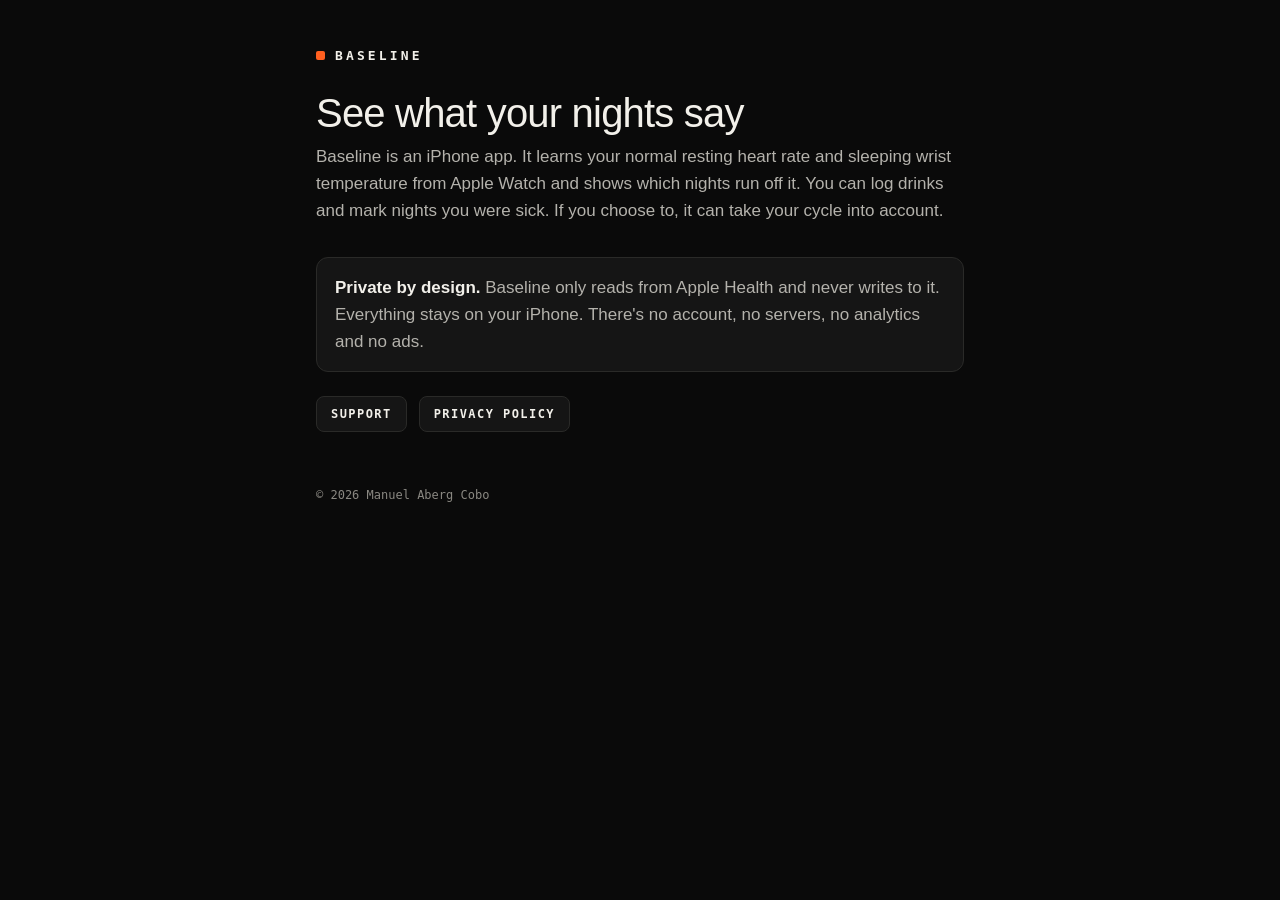
<file: index.html>
<!doctype html>
<html lang="en">
<head>
  <meta charset="utf-8">
  <meta name="viewport" content="width=device-width, initial-scale=1">
  <title>Baseline</title>
  <meta name="description" content="Baseline for iPhone shows which nights run off your own resting heart rate and wrist temperature baseline. Everything stays on your iPhone.">
  <link rel="stylesheet" href="style.css">
</head>
<body>
<main>
  <a class="wordmark" href="./">BASELINE</a>
  <h1>See what your nights say</h1>
  <p class="lede">Baseline is an iPhone app. It learns your normal resting heart rate and sleeping wrist temperature from Apple Watch and shows which nights run off it. You can log drinks and mark nights you were sick. If you choose to, it can take your cycle into account.</p>

  <div class="panel">
    <p><strong>Private by design.</strong> Baseline only reads from Apple Health and never writes to it. Everything stays on your iPhone. There's no account, no servers, no analytics and no ads.</p>
  </div>

  <nav class="links">
    <a href="support.html">Support</a>
    <a href="privacy.html">Privacy policy</a>
  </nav>

  <footer>© 2026 Manuel Aberg Cobo</footer>
</main>
</body>
</html>
</file>
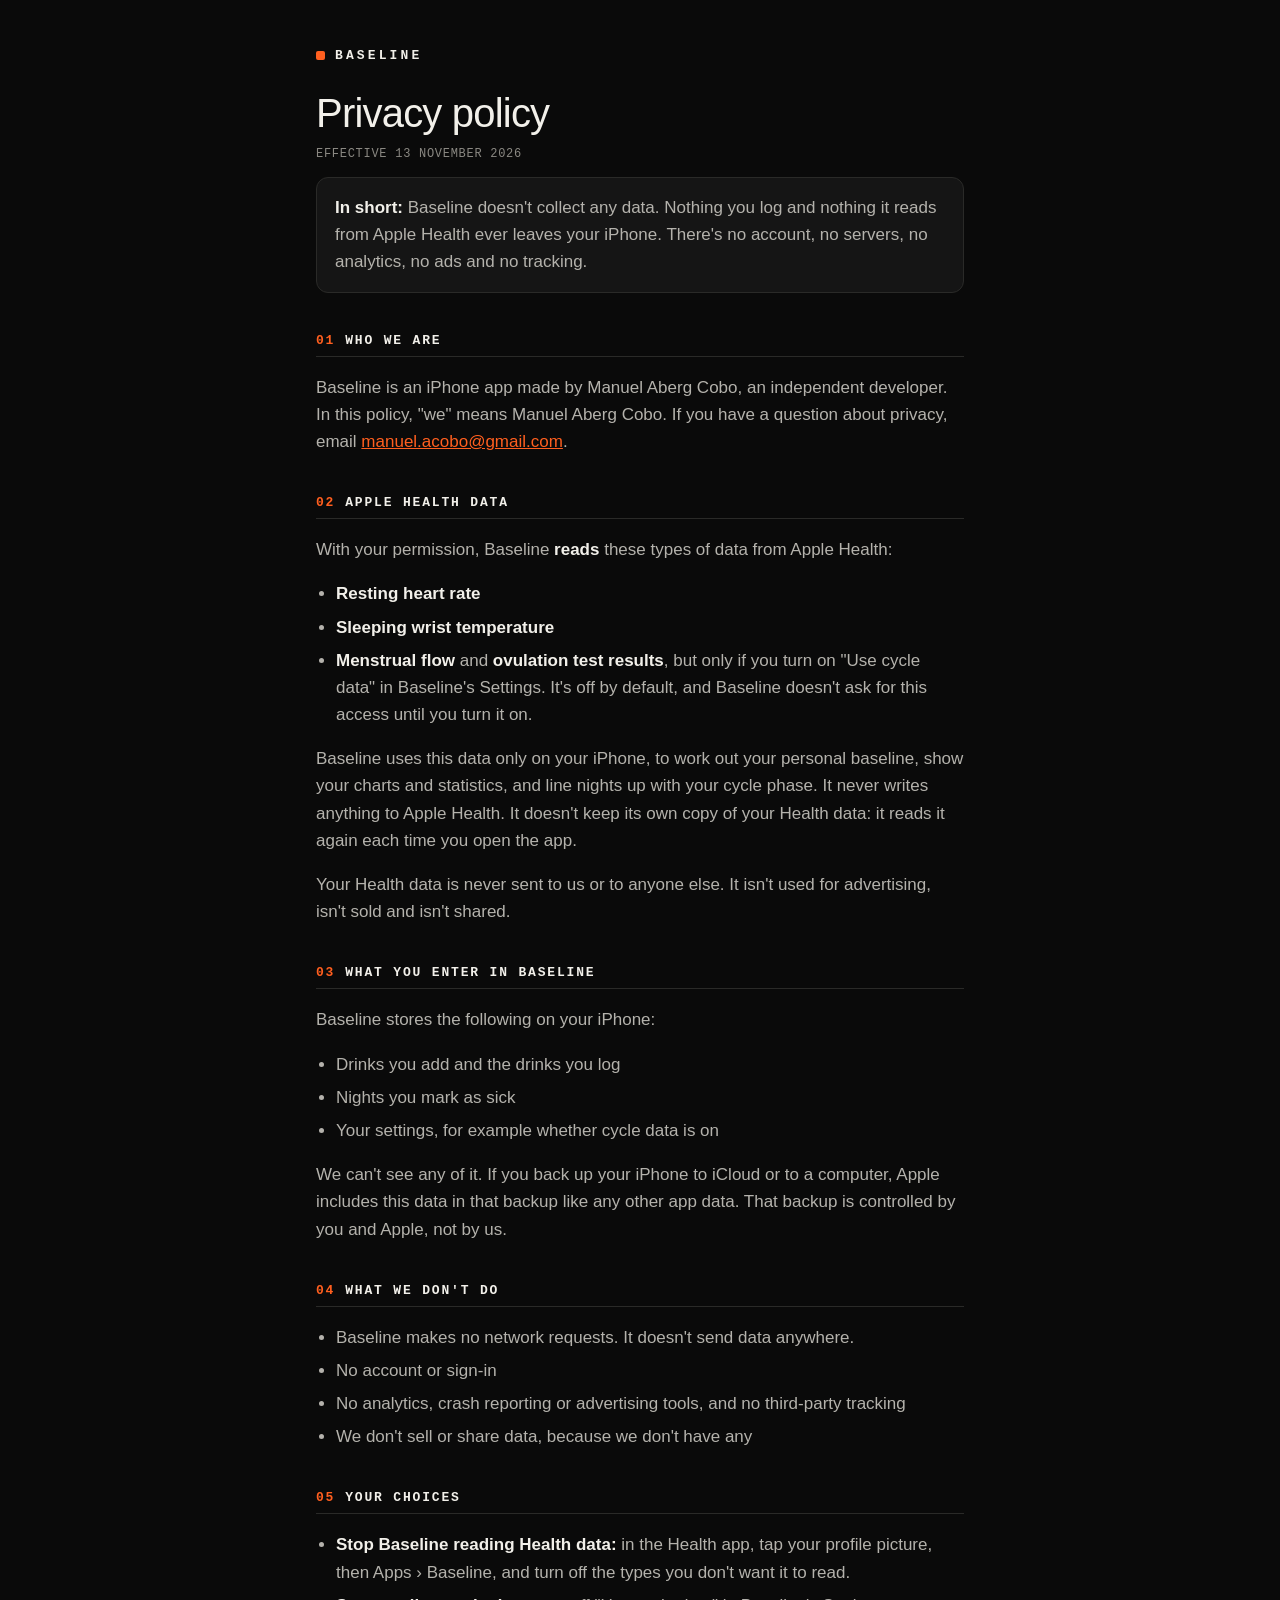
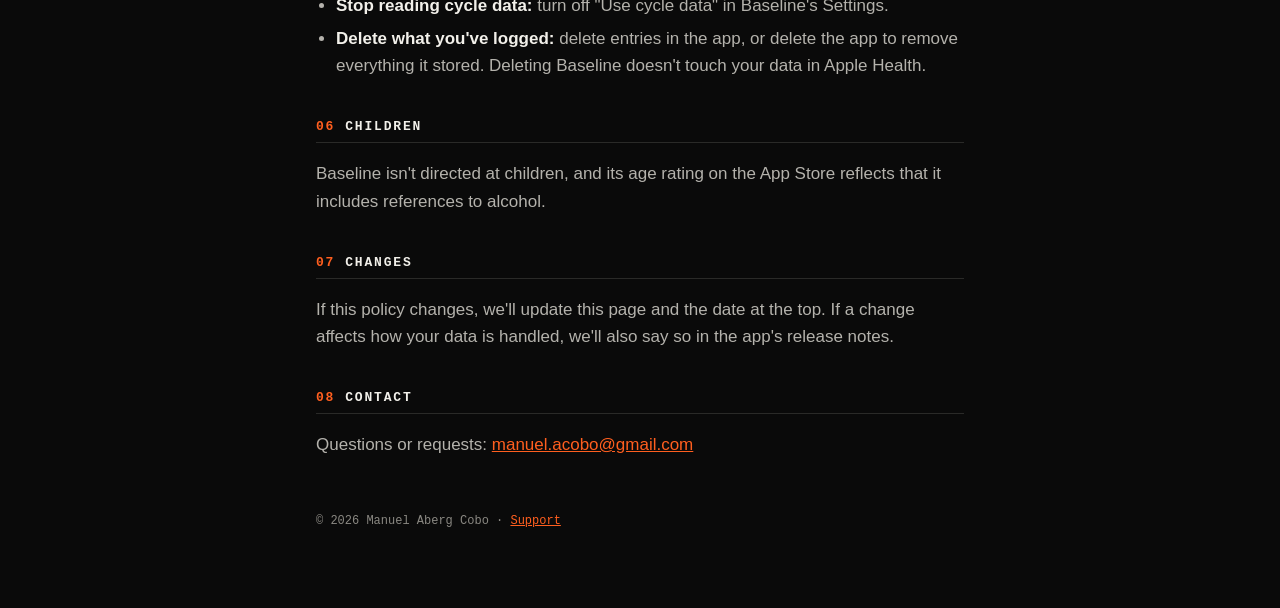
<file: privacy.html>
<!doctype html>
<html lang="en">
<head>
  <meta charset="utf-8">
  <meta name="viewport" content="width=device-width, initial-scale=1">
  <title>Baseline Privacy Policy</title>
  <meta name="description" content="Baseline doesn't collect any data. Everything stays on your iPhone.">
  <link rel="stylesheet" href="style.css">
</head>
<body>
<main>
  <a class="wordmark" href="./">BASELINE</a>
  <h1>Privacy policy</h1>
  <p class="meta">Effective 13 November 2026</p>

  <div class="panel">
    <p><strong>In short:</strong> Baseline doesn't collect any data. Nothing you log and nothing it reads from Apple Health ever leaves your iPhone. There's no account, no servers, no analytics, no ads and no tracking.</p>
  </div>

  <h2><span class="index">01</span>Who we are</h2>
  <p>Baseline is an iPhone app made by Manuel Aberg Cobo, an independent developer. In this policy, "we" means Manuel Aberg Cobo. If you have a question about privacy, email <a href="mailto:manuel.acobo@gmail.com">manuel.acobo@gmail.com</a>.</p>

  <h2><span class="index">02</span>Apple Health data</h2>
  <p>With your permission, Baseline <strong>reads</strong> these types of data from Apple Health:</p>
  <ul>
    <li><strong>Resting heart rate</strong></li>
    <li><strong>Sleeping wrist temperature</strong></li>
    <li><strong>Menstrual flow</strong> and <strong>ovulation test results</strong>, but only if you turn on "Use cycle data" in Baseline's Settings. It's off by default, and Baseline doesn't ask for this access until you turn it on.</li>
  </ul>
  <p>Baseline uses this data only on your iPhone, to work out your personal baseline, show your charts and statistics, and line nights up with your cycle phase. It never writes anything to Apple Health. It doesn't keep its own copy of your Health data: it reads it again each time you open the app.</p>
  <p>Your Health data is never sent to us or to anyone else. It isn't used for advertising, isn't sold and isn't shared.</p>

  <h2><span class="index">03</span>What you enter in Baseline</h2>
  <p>Baseline stores the following on your iPhone:</p>
  <ul>
    <li>Drinks you add and the drinks you log</li>
    <li>Nights you mark as sick</li>
    <li>Your settings, for example whether cycle data is on</li>
  </ul>
  <p>We can't see any of it. If you back up your iPhone to iCloud or to a computer, Apple includes this data in that backup like any other app data. That backup is controlled by you and Apple, not by us.</p>

  <h2><span class="index">04</span>What we don't do</h2>
  <ul>
    <li>Baseline makes no network requests. It doesn't send data anywhere.</li>
    <li>No account or sign-in</li>
    <li>No analytics, crash reporting or advertising tools, and no third-party tracking</li>
    <li>We don't sell or share data, because we don't have any</li>
  </ul>

  <h2><span class="index">05</span>Your choices</h2>
  <ul>
    <li><strong>Stop Baseline reading Health data:</strong> in the Health app, tap your profile picture, then Apps › Baseline, and turn off the types you don't want it to read.</li>
    <li><strong>Stop reading cycle data:</strong> turn off "Use cycle data" in Baseline's Settings.</li>
    <li><strong>Delete what you've logged:</strong> delete entries in the app, or delete the app to remove everything it stored. Deleting Baseline doesn't touch your data in Apple Health.</li>
  </ul>

  <h2><span class="index">06</span>Children</h2>
  <p>Baseline isn't directed at children, and its age rating on the App Store reflects that it includes references to alcohol.</p>

  <h2><span class="index">07</span>Changes</h2>
  <p>If this policy changes, we'll update this page and the date at the top. If a change affects how your data is handled, we'll also say so in the app's release notes.</p>

  <h2><span class="index">08</span>Contact</h2>
  <p>Questions or requests: <a href="mailto:manuel.acobo@gmail.com">manuel.acobo@gmail.com</a></p>

  <footer>© 2026 Manuel Aberg Cobo · <a href="support.html">Support</a></footer>
</main>
</body>
</html>
</file>
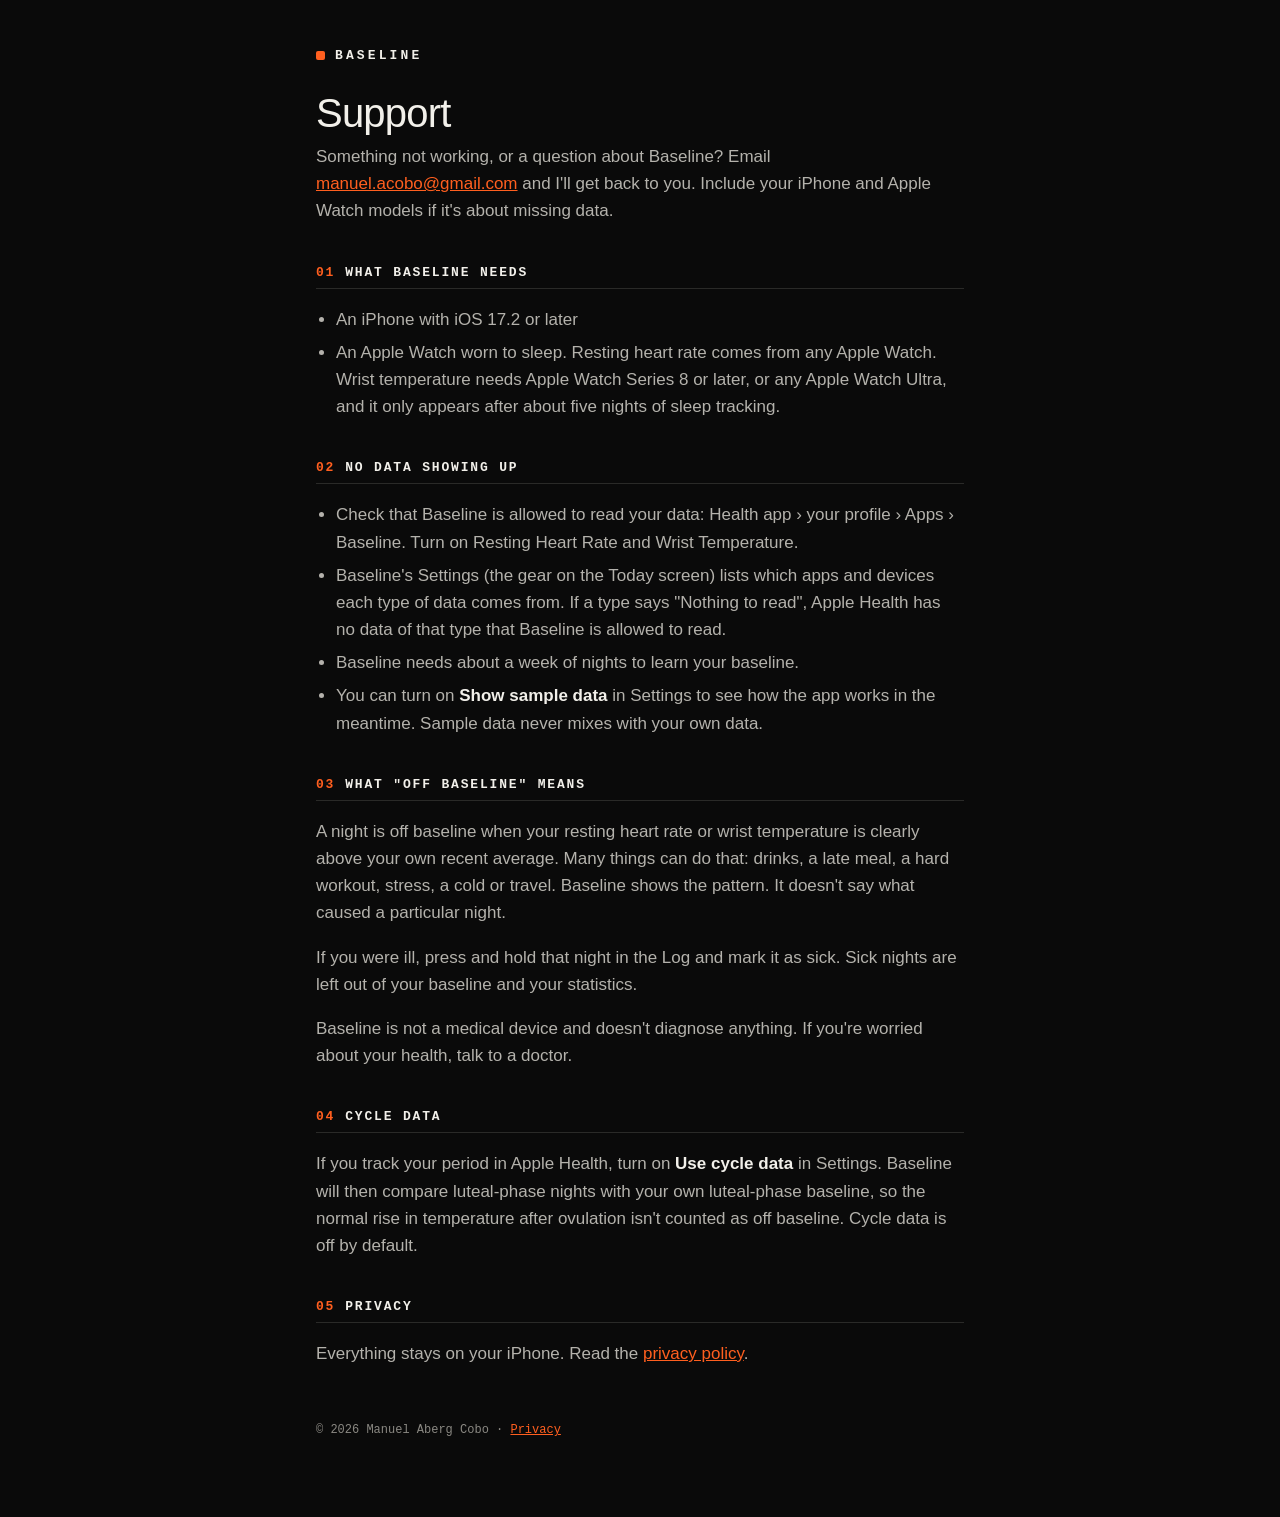
<file: support.html>
<!doctype html>
<html lang="en">
<head>
  <meta charset="utf-8">
  <meta name="viewport" content="width=device-width, initial-scale=1">
  <title>Baseline Support</title>
  <meta name="description" content="Help with Baseline for iPhone, and how to get in touch.">
  <link rel="stylesheet" href="style.css">
</head>
<body>
<main>
  <a class="wordmark" href="./">BASELINE</a>
  <h1>Support</h1>
  <p class="lede">Something not working, or a question about Baseline? Email <a href="mailto:manuel.acobo@gmail.com">manuel.acobo@gmail.com</a> and I'll get back to you. Include your iPhone and Apple Watch models if it's about missing data.</p>

  <h2><span class="index">01</span>What Baseline needs</h2>
  <ul>
    <li>An iPhone with iOS 17.2 or later</li>
    <li>An Apple Watch worn to sleep. Resting heart rate comes from any Apple Watch. Wrist temperature needs Apple Watch Series 8 or later, or any Apple Watch Ultra, and it only appears after about five nights of sleep tracking.</li>
  </ul>

  <h2><span class="index">02</span>No data showing up</h2>
  <ul>
    <li>Check that Baseline is allowed to read your data: Health app › your profile › Apps › Baseline. Turn on Resting Heart Rate and Wrist Temperature.</li>
    <li>Baseline's Settings (the gear on the Today screen) lists which apps and devices each type of data comes from. If a type says "Nothing to read", Apple Health has no data of that type that Baseline is allowed to read.</li>
    <li>Baseline needs about a week of nights to learn your baseline.</li>
    <li>You can turn on <strong>Show sample data</strong> in Settings to see how the app works in the meantime. Sample data never mixes with your own data.</li>
  </ul>

  <h2><span class="index">03</span>What "off baseline" means</h2>
  <p>A night is off baseline when your resting heart rate or wrist temperature is clearly above your own recent average. Many things can do that: drinks, a late meal, a hard workout, stress, a cold or travel. Baseline shows the pattern. It doesn't say what caused a particular night.</p>
  <p>If you were ill, press and hold that night in the Log and mark it as sick. Sick nights are left out of your baseline and your statistics.</p>
  <p>Baseline is not a medical device and doesn't diagnose anything. If you're worried about your health, talk to a doctor.</p>

  <h2><span class="index">04</span>Cycle data</h2>
  <p>If you track your period in Apple Health, turn on <strong>Use cycle data</strong> in Settings. Baseline will then compare luteal-phase nights with your own luteal-phase baseline, so the normal rise in temperature after ovulation isn't counted as off baseline. Cycle data is off by default.</p>

  <h2><span class="index">05</span>Privacy</h2>
  <p>Everything stays on your iPhone. Read the <a href="privacy.html">privacy policy</a>.</p>

  <footer>© 2026 Manuel Aberg Cobo · <a href="privacy.html">Privacy</a></footer>
</main>
</body>
</html>
</file>
<file: style.css>
:root {
  --canvas: #0a0a0a;
  --panel: #151515;
  --edge: #2a2a28;
  --ink: #f2f0ea;
  --ink-2: #b4b2ac;
  --ink-3: #8a8882;
  --accent: #ff5f1f;
  --mono: ui-monospace, "SF Mono", Menlo, Consolas, monospace;
  --sans: -apple-system, BlinkMacSystemFont, "Helvetica Neue", Arial, sans-serif;
}

* { box-sizing: border-box; }

html { -webkit-text-size-adjust: 100%; }

body {
  margin: 0;
  background: var(--canvas);
  color: var(--ink);
  font: 17px/1.6 var(--sans);
}

main {
  max-width: 680px;
  margin: 0 auto;
  padding: 48px 16px 80px;
}

.wordmark {
  display: flex;
  align-items: center;
  gap: 10px;
  font: 700 13px var(--mono);
  letter-spacing: 0.24em;
  color: var(--ink);
  text-decoration: none;
}

.wordmark::before {
  content: "";
  width: 9px;
  height: 9px;
  border-radius: 2px;
  background: var(--accent);
}

h1 {
  font-weight: 500;
  font-size: 40px;
  line-height: 1.1;
  letter-spacing: -0.02em;
  margin: 28px 0 8px;
}

.lede { color: var(--ink-2); margin: 0 0 32px; }

h2 {
  font: 600 13px var(--mono);
  letter-spacing: 0.14em;
  text-transform: uppercase;
  margin: 40px 0 12px;
  padding-bottom: 8px;
  border-bottom: 1px solid var(--edge);
}

h2 .index { color: var(--accent); margin-right: 10px; }

p, li { color: var(--ink-2); }
strong { color: var(--ink); font-weight: 600; }
ul { padding-left: 20px; }
li { margin: 6px 0; }

a { color: var(--accent); }

.panel {
  background: var(--panel);
  border: 1px solid var(--edge);
  border-radius: 12px;
  padding: 16px 18px;
  margin: 16px 0;
}

.panel p { margin: 0; }

.meta {
  font: 12px var(--mono);
  letter-spacing: 0.06em;
  color: var(--ink-3);
  text-transform: uppercase;
}

nav.links {
  display: flex;
  flex-wrap: wrap;
  gap: 12px;
  margin-top: 24px;
}

nav.links a {
  font: 600 12px var(--mono);
  letter-spacing: 0.12em;
  text-transform: uppercase;
  text-decoration: none;
  color: var(--ink);
  border: 1px solid var(--edge);
  background: var(--panel);
  border-radius: 8px;
  padding: 10px 14px;
}

footer {
  margin-top: 56px;
  font: 12px var(--mono);
  color: var(--ink-3);
}
</file>
